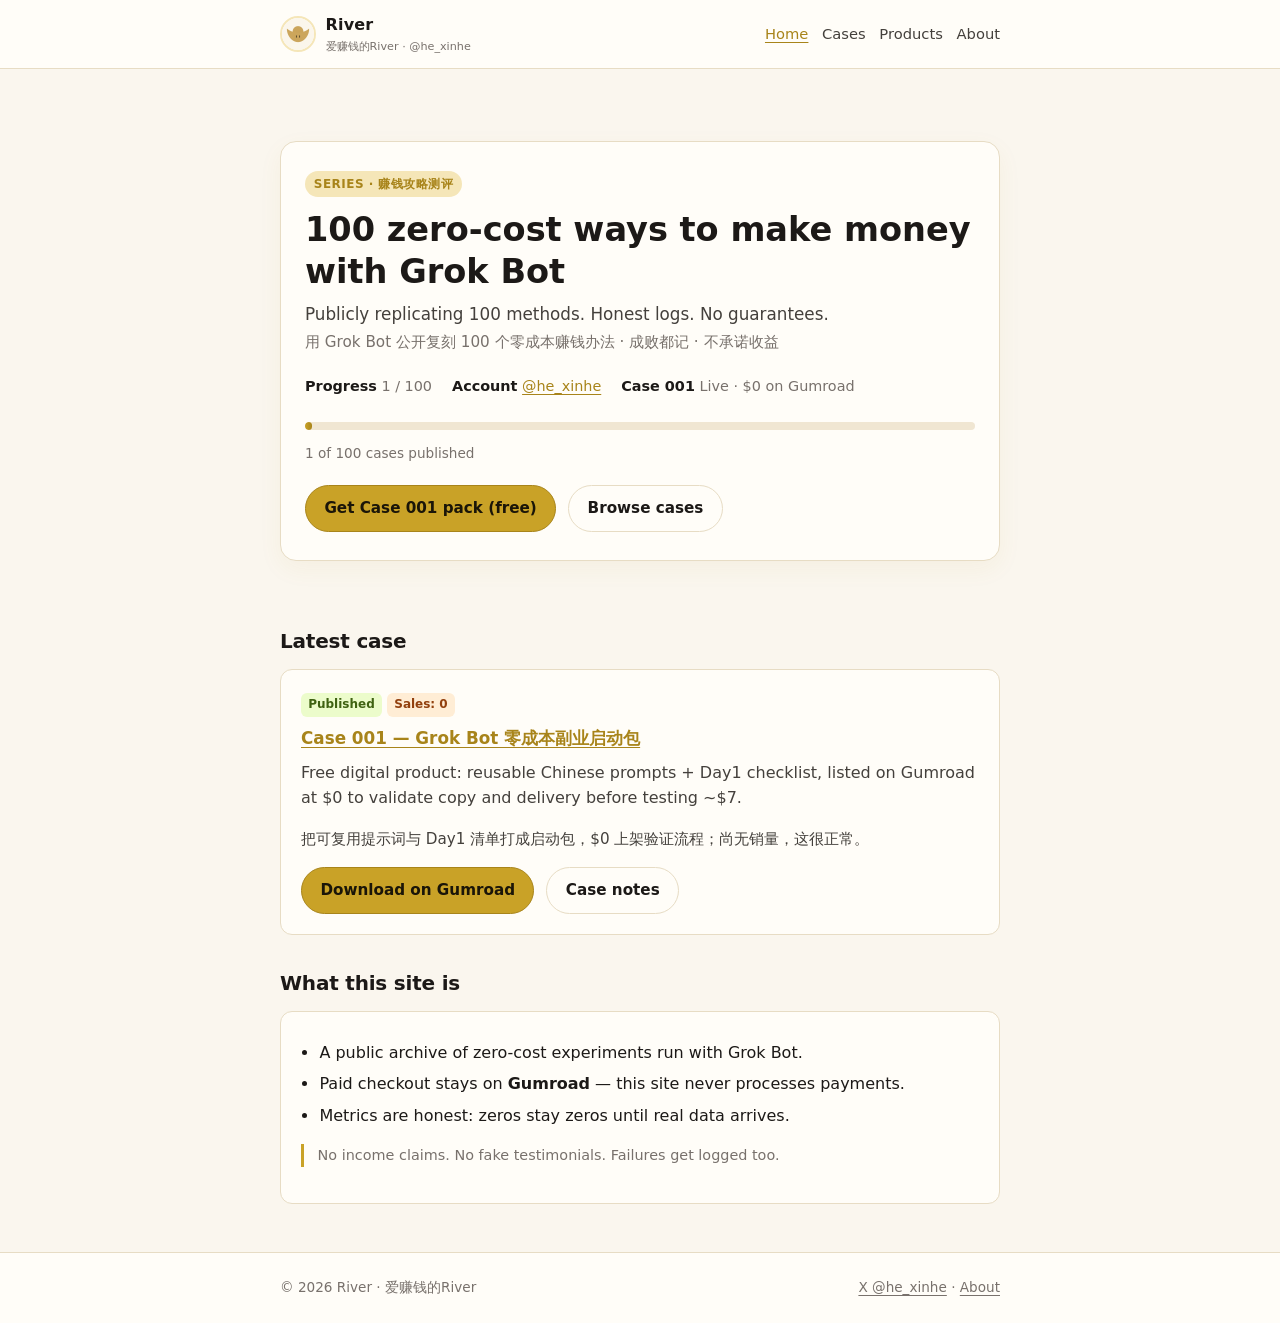
<file: index.html>
<!DOCTYPE html>
<html lang="en">
<head>
  <meta charset="utf-8" />
  <meta name="viewport" content="width=device-width, initial-scale=1" />
  <title>River · 100 Zero-Cost Methods with Grok Bot</title>
  <meta name="description" content="How to make money with Grok Bot — publicly replicating 100 zero-cost methods. Honest logs. No guarantees. By 爱赚钱的River (@he_xinhe)." />
  <link rel="icon" href="assets/yuanbao.jpg" type="image/jpeg" />
  <link rel="stylesheet" href="css/style.css" />
</head>
<body>
  <header class="site-header">
    <div class="inner">
      <a class="brand" href="index.html">
        <img src="assets/yuanbao.jpg" width="36" height="36" alt="" />
        <span>River<span class="sub">爱赚钱的River · @he_xinhe</span></span>
      </a>
      <nav>
        <a href="index.html" aria-current="page">Home</a>
        <a href="cases/index.html">Cases</a>
        <a href="products.html">Products</a>
        <a href="about.html">About</a>
      </nav>
    </div>
  </header>

  <main>
    <div class="wrap">
      <section class="hero">
        <div class="hero-card">
          <span class="badge">Series · 赚钱攻略测评</span>
          <h1>100 zero-cost ways to make money with Grok Bot</h1>
          <p class="tagline">
            Publicly replicating 100 methods. Honest logs. No guarantees.<br />
            <span style="font-size:0.95rem;color:var(--muted)">用 Grok Bot 公开复刻 100 个零成本赚钱办法 · 成败都记 · 不承诺收益</span>
          </p>
          <div class="meta">
            <span><strong>Progress</strong> 1 / 100</span>
            <span><strong>Account</strong> <a href="https://x.com/he_xinhe" rel="noopener">@he_xinhe</a></span>
            <span><strong>Case 001</strong> Live · $0 on Gumroad</span>
          </div>
          <div class="progress-bar" aria-hidden="true"><span style="width:1%"></span></div>
          <p class="progress-label">1 of 100 cases published</p>
          <div class="cta-row" style="margin-top:1.25rem">
            <a class="btn btn-primary" href="https://inhermind.gumroad.com/l/vnkedg" rel="noopener">Get Case 001 pack (free)</a>
            <a class="btn btn-ghost" href="cases/index.html">Browse cases</a>
          </div>
        </div>
      </section>

      <section>
        <h2>Latest case</h2>
        <article class="card">
          <p style="margin:0 0 0.35rem"><span class="status status-live">Published</span> <span class="status status-zero">Sales: 0</span></p>
          <h3 style="margin-top:0.5rem"><a href="cases/001.html">Case 001 — Grok Bot 零成本副业启动包</a></h3>
          <p class="lead" style="margin-bottom:0.75rem">
            Free digital product: reusable Chinese prompts + Day1 checklist, listed on Gumroad at $0 to validate copy and delivery before testing ~$7.
          </p>
          <p class="bilingual">
            <span class="zh">把可复用提示词与 Day1 清单打成启动包，$0 上架验证流程；尚无销量，这很正常。</span>
          </p>
          <div class="cta-row" style="margin-top:1rem">
            <a class="btn btn-primary" href="https://inhermind.gumroad.com/l/vnkedg" rel="noopener">Download on Gumroad</a>
            <a class="btn btn-ghost" href="cases/001.html">Case notes</a>
          </div>
        </article>
      </section>

      <section>
        <h2>What this site is</h2>
        <div class="card">
          <ul class="clean">
            <li>A public archive of zero-cost experiments run with Grok Bot.</li>
            <li>Paid checkout stays on <strong>Gumroad</strong> — this site never processes payments.</li>
            <li>Metrics are honest: zeros stay zeros until real data arrives.</li>
          </ul>
          <p class="note">No income claims. No fake testimonials. Failures get logged too.</p>
        </div>
      </section>
    </div>
  </main>

  <footer class="site-footer">
    <div class="inner">
      <span>© 2026 River · 爱赚钱的River</span>
      <span>
        <a href="https://x.com/he_xinhe" rel="noopener">X @he_xinhe</a>
        ·
        <a href="about.html">About</a>
      </span>
    </div>
  </footer>
</body>
</html>
</file>
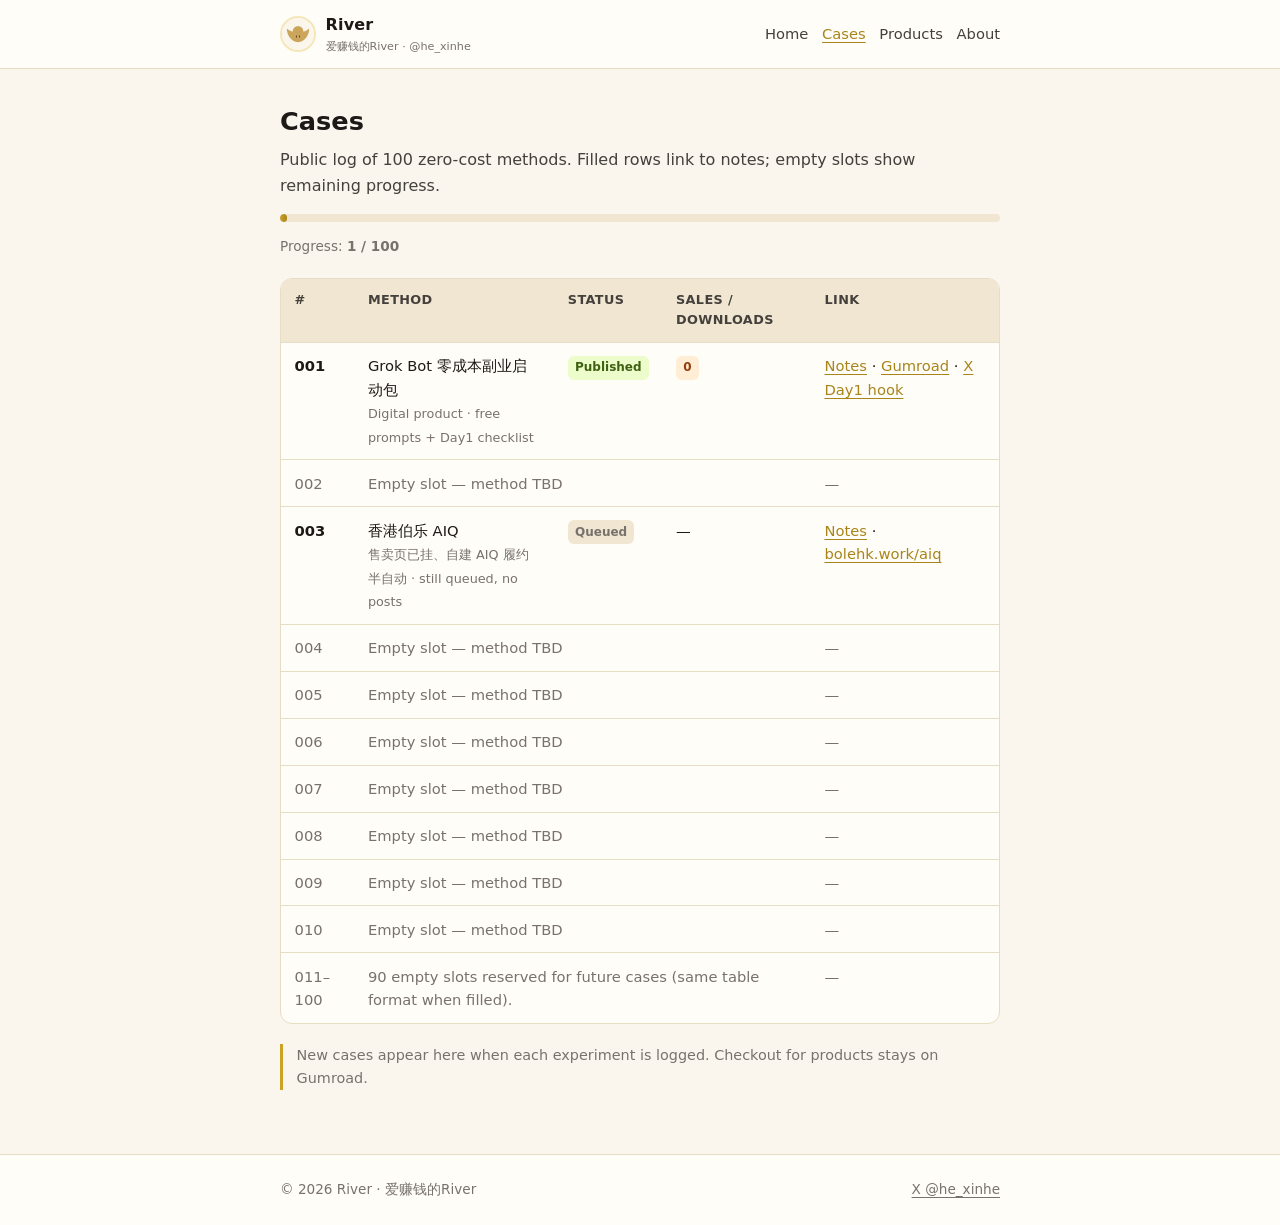
<file: cases/index.html>
<!DOCTYPE html>
<html lang="en">
<head>
  <meta charset="utf-8" />
  <meta name="viewport" content="width=device-width, initial-scale=1" />
  <title>Cases · River 100 Zero-Cost Archive</title>
  <meta name="description" content="Case list for River’s 100 zero-cost Grok Bot methods. Progress 1/100." />
  <link rel="icon" href="../assets/yuanbao.jpg" type="image/jpeg" />
  <link rel="stylesheet" href="../css/style.css" />
</head>
<body>
  <header class="site-header">
    <div class="inner">
      <a class="brand" href="../index.html">
        <img src="../assets/yuanbao.jpg" width="36" height="36" alt="" />
        <span>River<span class="sub">爱赚钱的River · @he_xinhe</span></span>
      </a>
      <nav>
        <a href="../index.html">Home</a>
        <a href="index.html" aria-current="page">Cases</a>
        <a href="../products.html">Products</a>
        <a href="../about.html">About</a>
      </nav>
    </div>
  </header>

  <main>
    <div class="wrap" style="padding-top:2rem">
      <h1 style="margin:0 0 0.35rem;font-size:1.6rem">Cases</h1>
      <p class="lead">Public log of 100 zero-cost methods. Filled rows link to notes; empty slots show remaining progress.</p>
      <div class="progress-bar" aria-hidden="true"><span style="width:1%"></span></div>
      <p class="progress-label" style="margin-bottom:1.25rem">Progress: <strong>1 / 100</strong></p>

      <div class="table-wrap">
        <table>
          <thead>
            <tr>
              <th>#</th>
              <th>Method</th>
              <th>Status</th>
              <th>Sales / downloads</th>
              <th>Link</th>
            </tr>
          </thead>
          <tbody>
            <tr>
              <td><strong>001</strong></td>
              <td>
                Grok Bot 零成本副业启动包<br />
                <span style="font-size:0.8rem;color:var(--muted)">Digital product · free prompts + Day1 checklist</span>
              </td>
              <td><span class="status status-live">Published</span></td>
              <td><span class="status status-zero">0</span></td>
              <td><a href="001.html">Notes</a> · <a href="https://inhermind.gumroad.com/l/vnkedg" rel="noopener">Gumroad</a> · <a href="https://x.com/he_xinhe/status/2117881745593024805" rel="noopener">X Day1 hook</a></td>
            </tr>
            <!-- 002 stays empty; 003 is queued; 004–010 placeholders -->
            <tr class="placeholder"><td>002</td><td colspan="3">Empty slot — method TBD</td><td>—</td></tr>
            <tr>
              <td><strong>003</strong></td>
              <td>
                香港伯乐 AIQ<br />
                <span style="font-size:0.8rem;color:var(--muted)">售卖页已挂、自建 AIQ 履约半自动 · still queued, no posts</span>
              </td>
              <td><span class="status status-soon">Queued</span></td>
              <td>—</td>
              <td><a href="003.html">Notes</a> · <a href="https://bolehk.work/aiq" rel="noopener">bolehk.work/aiq</a></td>
            </tr>
            <tr class="placeholder"><td>004</td><td colspan="3">Empty slot — method TBD</td><td>—</td></tr>
            <tr class="placeholder"><td>005</td><td colspan="3">Empty slot — method TBD</td><td>—</td></tr>
            <tr class="placeholder"><td>006</td><td colspan="3">Empty slot — method TBD</td><td>—</td></tr>
            <tr class="placeholder"><td>007</td><td colspan="3">Empty slot — method TBD</td><td>—</td></tr>
            <tr class="placeholder"><td>008</td><td colspan="3">Empty slot — method TBD</td><td>—</td></tr>
            <tr class="placeholder"><td>009</td><td colspan="3">Empty slot — method TBD</td><td>—</td></tr>
            <tr class="placeholder"><td>010</td><td colspan="3">Empty slot — method TBD</td><td>—</td></tr>
            <tr class="placeholder">
              <td>011–100</td>
              <td colspan="3">90 empty slots reserved for future cases (same table format when filled).</td>
              <td>—</td>
            </tr>
          </tbody>
        </table>
      </div>

      <p class="note" style="margin-top:1.25rem">
        New cases appear here when each experiment is logged. Checkout for products stays on Gumroad.
      </p>
    </div>
  </main>

  <footer class="site-footer">
    <div class="inner">
      <span>© 2026 River · 爱赚钱的River</span>
      <span><a href="https://x.com/he_xinhe" rel="noopener">X @he_xinhe</a></span>
    </div>
  </footer>
</body>
</html>
</file>
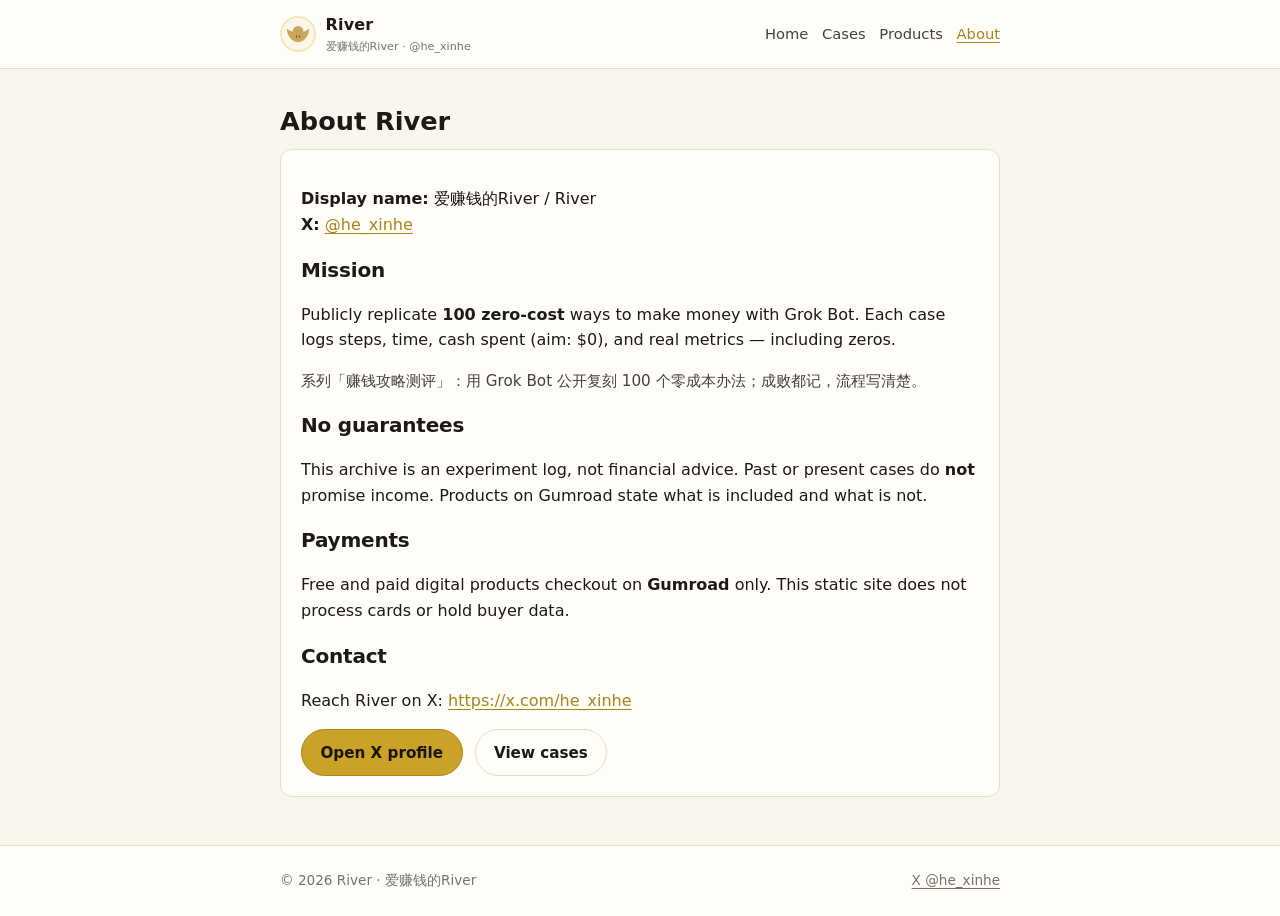
<file: about.html>
<!DOCTYPE html>
<html lang="en">
<head>
  <meta charset="utf-8" />
  <meta name="viewport" content="width=device-width, initial-scale=1" />
  <title>About · River</title>
  <meta name="description" content="About River (爱赚钱的River / @he_xinhe): public zero-cost Grok Bot experiments. No guarantees." />
  <link rel="icon" href="assets/yuanbao.jpg" type="image/jpeg" />
  <link rel="stylesheet" href="css/style.css" />
</head>
<body>
  <header class="site-header">
    <div class="inner">
      <a class="brand" href="index.html">
        <img src="assets/yuanbao.jpg" width="36" height="36" alt="" />
        <span>River<span class="sub">爱赚钱的River · @he_xinhe</span></span>
      </a>
      <nav>
        <a href="index.html">Home</a>
        <a href="cases/index.html">Cases</a>
        <a href="products.html">Products</a>
        <a href="about.html" aria-current="page">About</a>
      </nav>
    </div>
  </header>

  <main>
    <div class="wrap" style="padding-top:2rem">
      <h1 style="margin:0 0 0.5rem;font-size:1.6rem">About River</h1>
      <div class="card">
        <p>
          <strong>Display name:</strong> 爱赚钱的River / River<br />
          <strong>X:</strong> <a href="https://x.com/he_xinhe" rel="noopener">@he_xinhe</a>
        </p>
        <h2>Mission</h2>
        <p>
          Publicly replicate <strong>100 zero-cost</strong> ways to make money with Grok Bot.
          Each case logs steps, time, cash spent (aim: $0), and real metrics — including zeros.
        </p>
        <p class="bilingual">
          <span class="zh">系列「赚钱攻略测评」：用 Grok Bot 公开复刻 100 个零成本办法；成败都记，流程写清楚。</span>
        </p>
        <h2>No guarantees</h2>
        <p>
          This archive is an experiment log, not financial advice. Past or present cases do <strong>not</strong> promise income.
          Products on Gumroad state what is included and what is not.
        </p>
        <h2>Payments</h2>
        <p>
          Free and paid digital products checkout on <strong>Gumroad</strong> only.
          This static site does not process cards or hold buyer data.
        </p>
        <h2>Contact</h2>
        <p>
          Reach River on X: <a href="https://x.com/he_xinhe" rel="noopener">https://x.com/he_xinhe</a>
        </p>
        <div class="cta-row" style="margin-top:1rem">
          <a class="btn btn-primary" href="https://x.com/he_xinhe" rel="noopener">Open X profile</a>
          <a class="btn btn-ghost" href="cases/index.html">View cases</a>
        </div>
      </div>
    </div>
  </main>

  <footer class="site-footer">
    <div class="inner">
      <span>© 2026 River · 爱赚钱的River</span>
      <span><a href="https://x.com/he_xinhe" rel="noopener">X @he_xinhe</a></span>
    </div>
  </footer>
</body>
</html>
</file>
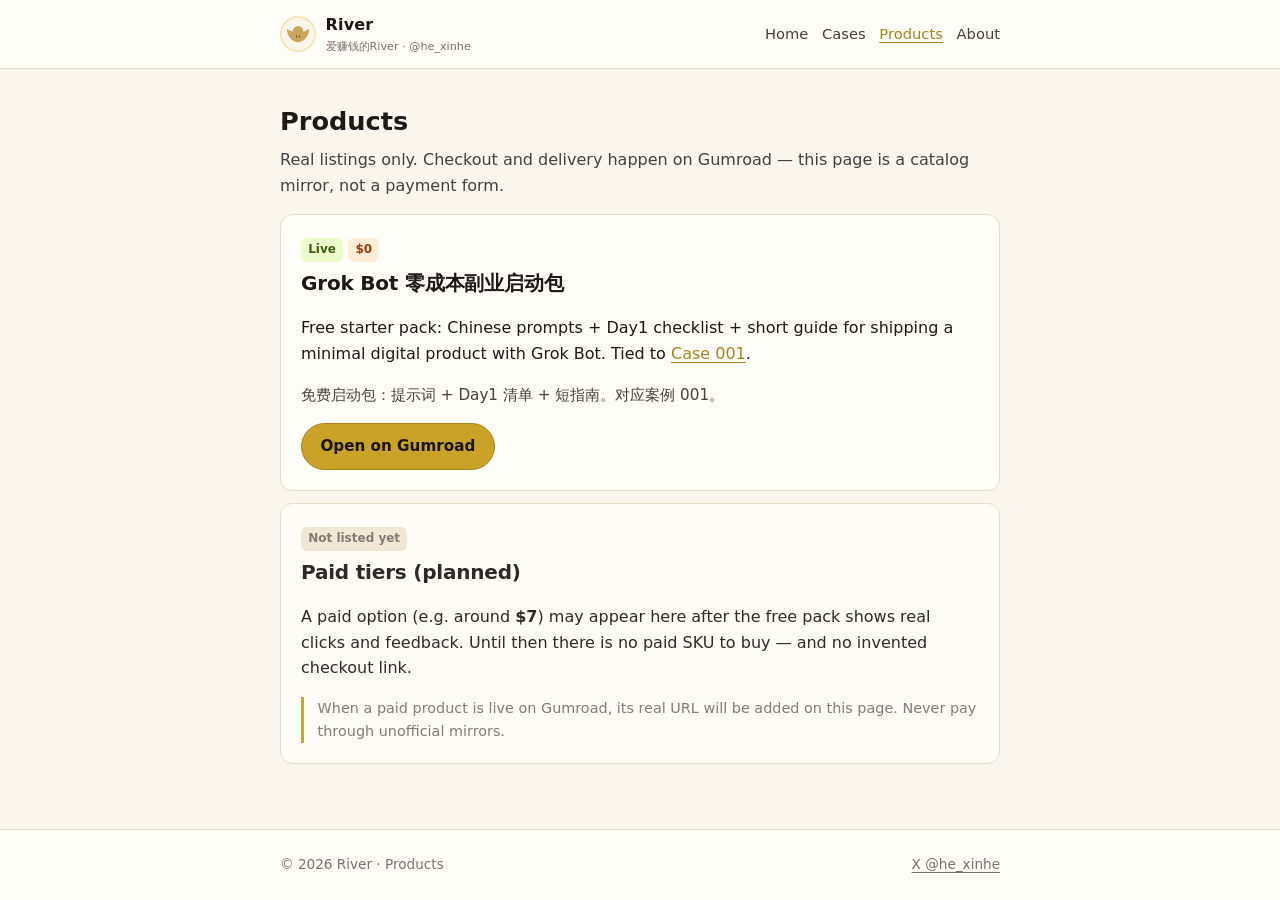
<file: products.html>
<!DOCTYPE html>
<html lang="en">
<head>
  <meta charset="utf-8" />
  <meta name="viewport" content="width=device-width, initial-scale=1" />
  <title>Products · River</title>
  <meta name="description" content="Free and future paid packs for River’s Grok Bot experiments. Checkout on Gumroad only." />
  <link rel="icon" href="assets/yuanbao.jpg" type="image/jpeg" />
  <link rel="stylesheet" href="css/style.css" />
</head>
<body>
  <header class="site-header">
    <div class="inner">
      <a class="brand" href="index.html">
        <img src="assets/yuanbao.jpg" width="36" height="36" alt="" />
        <span>River<span class="sub">爱赚钱的River · @he_xinhe</span></span>
      </a>
      <nav>
        <a href="index.html">Home</a>
        <a href="cases/index.html">Cases</a>
        <a href="products.html" aria-current="page">Products</a>
        <a href="about.html">About</a>
      </nav>
    </div>
  </header>

  <main>
    <div class="wrap" style="padding-top:2rem">
      <h1 style="margin:0 0 0.35rem;font-size:1.6rem">Products</h1>
      <p class="lead">
        Real listings only. Checkout and delivery happen on Gumroad — this page is a catalog mirror, not a payment form.
      </p>

      <article class="card">
        <p style="margin:0 0 0.35rem">
          <span class="status status-live">Live</span>
          <span class="status status-zero">$0</span>
        </p>
        <h2 style="margin-top:0.35rem">Grok Bot 零成本副业启动包</h2>
        <p>
          Free starter pack: Chinese prompts + Day1 checklist + short guide for shipping a minimal digital product with Grok Bot.
          Tied to <a href="cases/001.html">Case 001</a>.
        </p>
        <p class="bilingual">
          <span class="zh">免费启动包：提示词 + Day1 清单 + 短指南。对应案例 001。</span>
        </p>
        <div class="cta-row" style="margin-top:1rem">
          <a class="btn btn-primary" href="https://inhermind.gumroad.com/l/vnkedg" rel="noopener">Open on Gumroad</a>
        </div>
      </article>

      <article class="card" style="margin-top:0.75rem;opacity:0.92">
        <p style="margin:0 0 0.35rem"><span class="status status-soon">Not listed yet</span></p>
        <h2 style="margin-top:0.35rem">Paid tiers (planned)</h2>
        <p>
          A paid option (e.g. around <strong>$7</strong>) may appear here after the free pack shows real clicks and feedback.
          Until then there is no paid SKU to buy — and no invented checkout link.
        </p>
        <p class="note" style="margin-bottom:0">
          When a paid product is live on Gumroad, its real URL will be added on this page. Never pay through unofficial mirrors.
        </p>
      </article>
    </div>
  </main>

  <footer class="site-footer">
    <div class="inner">
      <span>© 2026 River · Products</span>
      <span><a href="https://x.com/he_xinhe" rel="noopener">X @he_xinhe</a></span>
    </div>
  </footer>
</body>
</html>
</file>
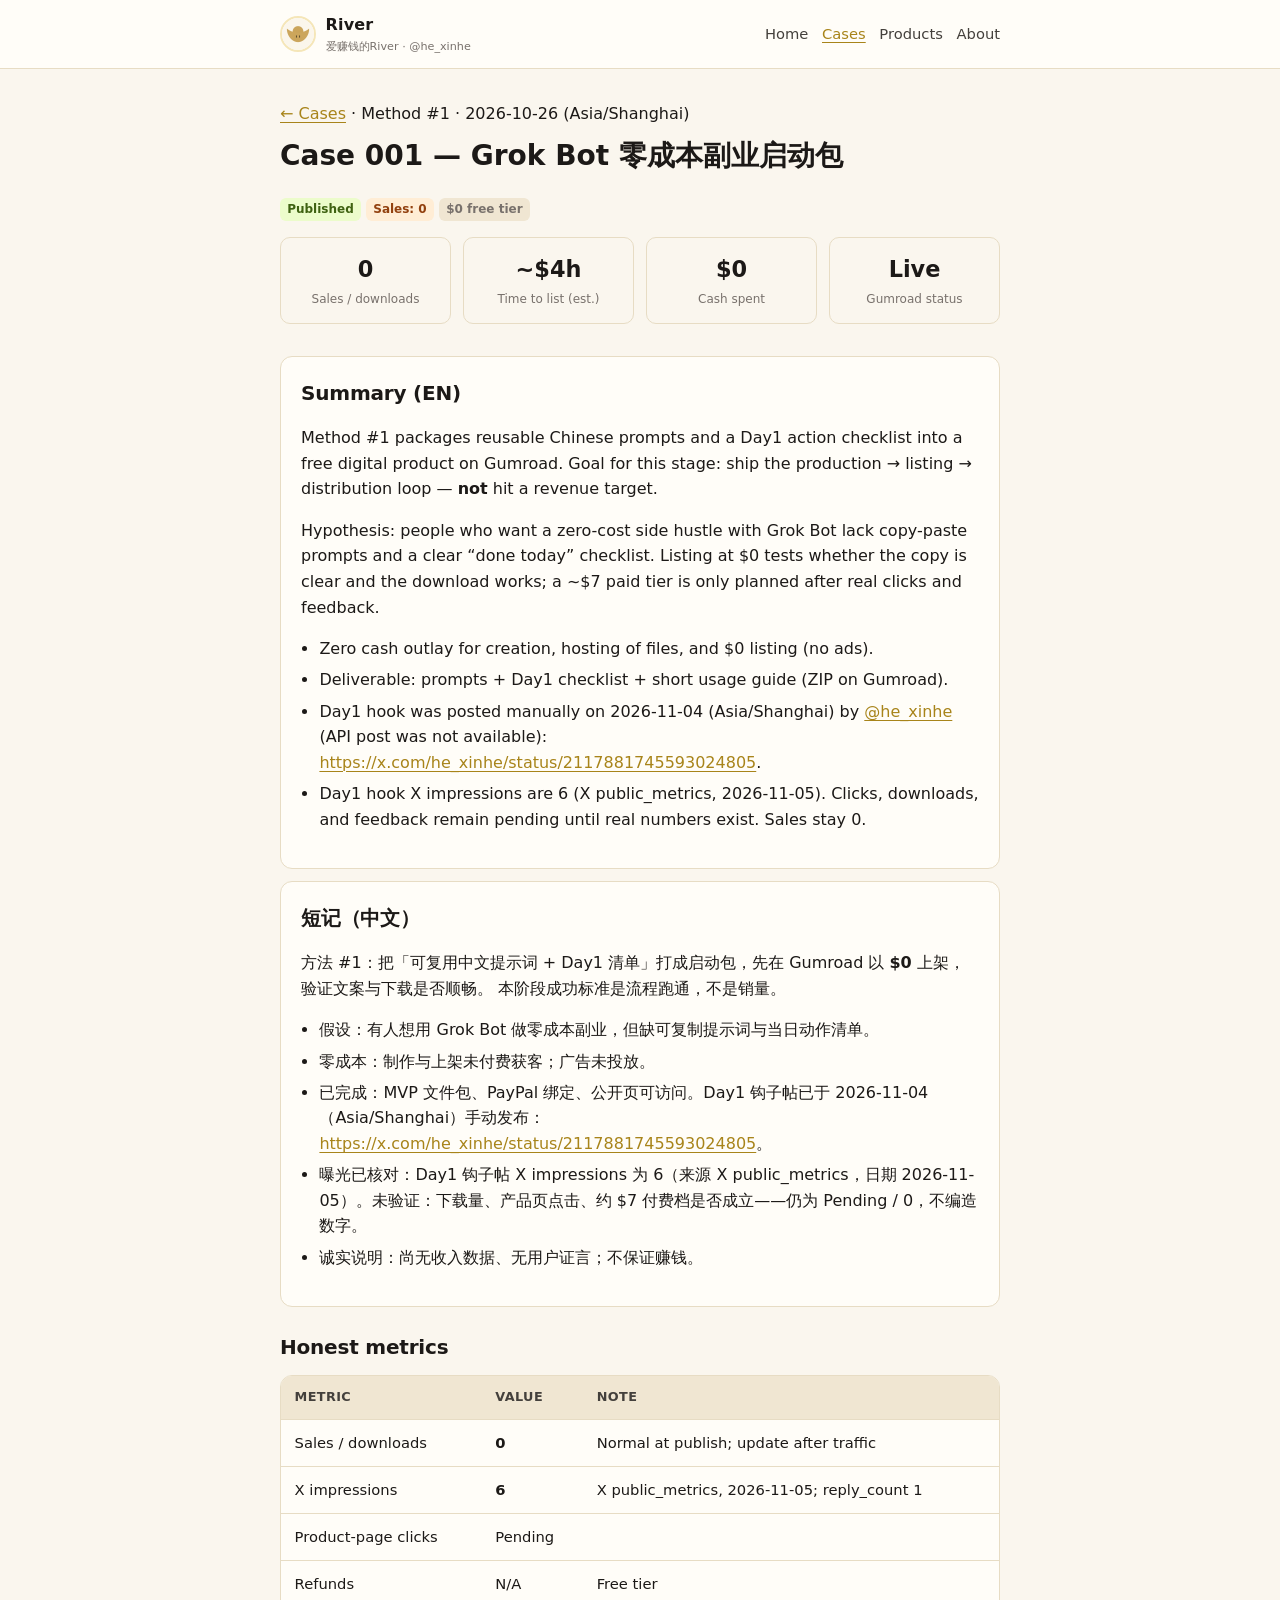
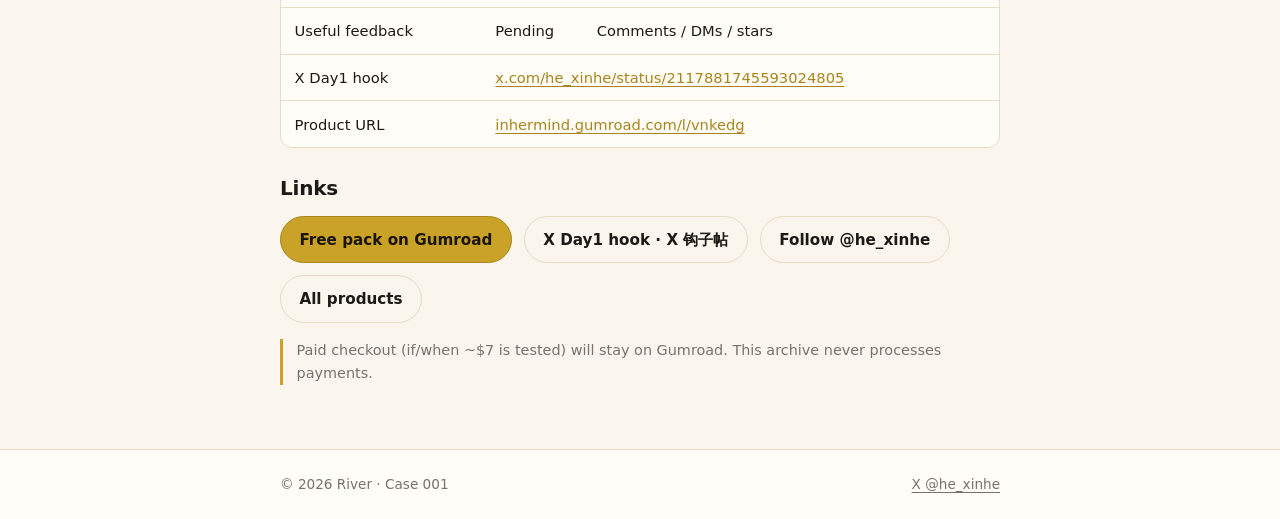
<file: cases/001.html>
<!DOCTYPE html>
<html lang="en">
<head>
  <meta charset="utf-8" />
  <meta name="viewport" content="width=device-width, initial-scale=1" />
  <title>Case 001 · Grok Bot 零成本副业启动包 · River</title>
  <meta name="description" content="Case 001: free Grok Bot side-hustle starter pack on Gumroad. Sales 0. Honest log by @he_xinhe." />
  <link rel="icon" href="../assets/yuanbao.jpg" type="image/jpeg" />
  <link rel="stylesheet" href="../css/style.css" />
</head>
<body>
  <header class="site-header">
    <div class="inner">
      <a class="brand" href="../index.html">
        <img src="../assets/yuanbao.jpg" width="36" height="36" alt="" />
        <span>River<span class="sub">爱赚钱的River · @he_xinhe</span></span>
      </a>
      <nav>
        <a href="../index.html">Home</a>
        <a href="index.html" aria-current="page">Cases</a>
        <a href="../products.html">Products</a>
        <a href="../about.html">About</a>
      </nav>
    </div>
  </header>

  <main>
    <div class="wrap" style="padding-top:2rem">
      <p style="margin:0 0 0.5rem">
        <a href="index.html">← Cases</a>
        · Method #1 · 2026-10-26 (Asia/Shanghai)
      </p>
      <h1 style="margin:0 0 0.5rem;font-size:clamp(1.35rem,4vw,1.75rem)">
        Case 001 — Grok Bot 零成本副业启动包
      </h1>
      <p>
        <span class="status status-live">Published</span>
        <span class="status status-zero">Sales: 0</span>
        <span class="status status-soon">$0 free tier</span>
      </p>

      <div class="metrics">
        <div class="metric"><div class="val">0</div><div class="lbl">Sales / downloads</div></div>
        <div class="metric"><div class="val">~$4h</div><div class="lbl">Time to list (est.)</div></div>
        <div class="metric"><div class="val">$0</div><div class="lbl">Cash spent</div></div>
        <div class="metric"><div class="val">Live</div><div class="lbl">Gumroad status</div></div>
      </div>

      <section class="card">
        <h2>Summary (EN)</h2>
        <p>
          Method #1 packages reusable Chinese prompts and a Day1 action checklist into a free digital product on Gumroad.
          Goal for this stage: ship the production → listing → distribution loop — <strong>not</strong> hit a revenue target.
        </p>
        <p>
          Hypothesis: people who want a zero-cost side hustle with Grok Bot lack copy-paste prompts and a clear “done today” checklist.
          Listing at $0 tests whether the copy is clear and the download works; a ~$7 paid tier is only planned after real clicks and feedback.
        </p>
        <ul class="clean">
          <li>Zero cash outlay for creation, hosting of files, and $0 listing (no ads).</li>
          <li>Deliverable: prompts + Day1 checklist + short usage guide (ZIP on Gumroad).</li>
          <li>Day1 hook was posted manually on 2026-11-04 (Asia/Shanghai) by <a href="https://x.com/he_xinhe" rel="noopener">@he_xinhe</a> (API post was not available): <a href="https://x.com/he_xinhe/status/2117881745593024805" rel="noopener">https://x.com/he_xinhe/status/2117881745593024805</a>.</li>
          <li>Day1 hook X impressions are 6 (X public_metrics, 2026-11-05). Clicks, downloads, and feedback remain pending until real numbers exist. Sales stay 0.</li>
        </ul>
      </section>

      <section class="card" style="margin-top:0.75rem">
        <h2>短记（中文）</h2>
        <p class="zh">
          方法 #1：把「可复用中文提示词 + Day1 清单」打成启动包，先在 Gumroad 以 <strong>$0</strong> 上架，验证文案与下载是否顺畅。
          本阶段成功标准是流程跑通，不是销量。
        </p>
        <ul class="clean">
          <li>假设：有人想用 Grok Bot 做零成本副业，但缺可复制提示词与当日动作清单。</li>
          <li>零成本：制作与上架未付费获客；广告未投放。</li>
          <li>已完成：MVP 文件包、PayPal 绑定、公开页可访问。Day1 钩子帖已于 2026-11-04（Asia/Shanghai）手动发布：<a href="https://x.com/he_xinhe/status/2117881745593024805" rel="noopener">https://x.com/he_xinhe/status/2117881745593024805</a>。</li>
          <li>曝光已核对：Day1 钩子帖 X impressions 为 6（来源 X public_metrics，日期 2026-11-05）。未验证：下载量、产品页点击、约 $7 付费档是否成立——仍为 Pending / 0，不编造数字。</li>
          <li>诚实说明：尚无收入数据、无用户证言；不保证赚钱。</li>
        </ul>
      </section>

      <section style="margin-top:1.5rem">
        <h2>Honest metrics</h2>
        <div class="table-wrap">
          <table>
            <thead>
              <tr><th>Metric</th><th>Value</th><th>Note</th></tr>
            </thead>
            <tbody>
              <tr><td>Sales / downloads</td><td><strong>0</strong></td><td>Normal at publish; update after traffic</td></tr>
              <tr><td>X impressions</td><td><strong>6</strong></td><td>X public_metrics, 2026-11-05; reply_count 1</td></tr>
              <tr><td>Product-page clicks</td><td>Pending</td><td></td></tr>
              <tr><td>Refunds</td><td>N/A</td><td>Free tier</td></tr>
              <tr><td>Useful feedback</td><td>Pending</td><td>Comments / DMs / stars</td></tr>
              <tr><td>X Day1 hook</td><td colspan="2"><a href="https://x.com/he_xinhe/status/2117881745593024805" rel="noopener">x.com/he_xinhe/status/2117881745593024805</a></td></tr>
              <tr><td>Product URL</td><td colspan="2"><a href="https://inhermind.gumroad.com/l/vnkedg" rel="noopener">inhermind.gumroad.com/l/vnkedg</a></td></tr>
            </tbody>
          </table>
        </div>
      </section>

      <section style="margin-top:1.5rem">
        <h2>Links</h2>
        <div class="cta-row">
          <a class="btn btn-primary" href="https://inhermind.gumroad.com/l/vnkedg" rel="noopener">Free pack on Gumroad</a>
          <a class="btn btn-ghost" href="https://x.com/he_xinhe/status/2117881745593024805" rel="noopener">X Day1 hook · X 钩子帖</a>
          <a class="btn btn-ghost" href="https://x.com/he_xinhe" rel="noopener">Follow @he_xinhe</a>
          <a class="btn btn-ghost" href="../products.html">All products</a>
        </div>
        <p class="note">Paid checkout (if/when ~$7 is tested) will stay on Gumroad. This archive never processes payments.</p>
      </section>
    </div>
  </main>

  <footer class="site-footer">
    <div class="inner">
      <span>© 2026 River · Case 001</span>
      <span><a href="https://x.com/he_xinhe" rel="noopener">X @he_xinhe</a></span>
    </div>
  </footer>
</body>
</html>
</file>
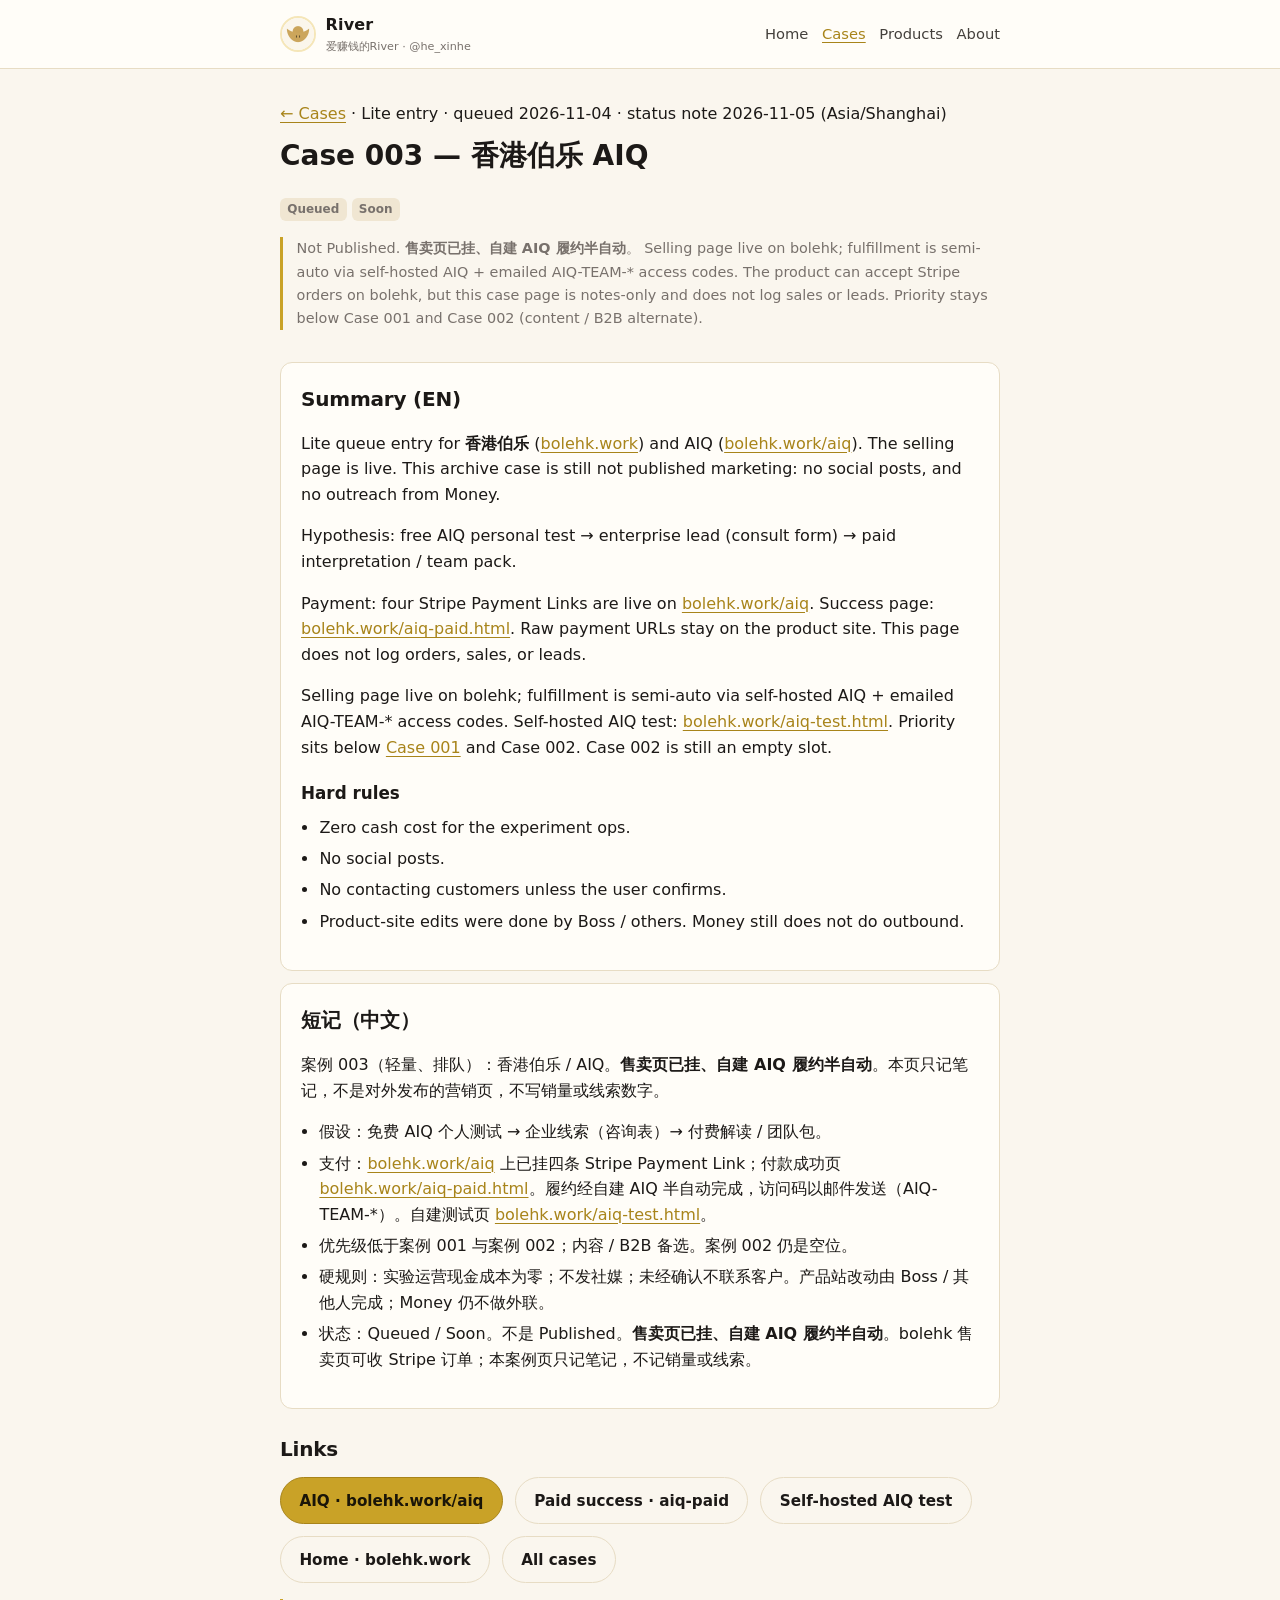
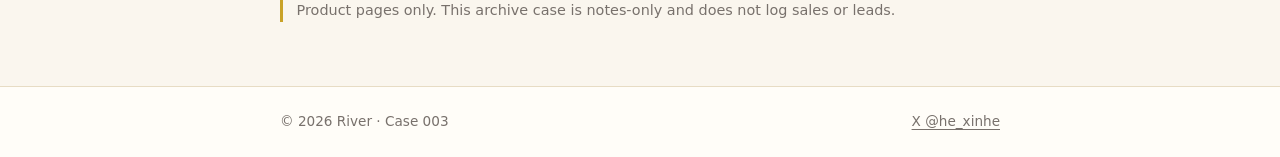
<file: cases/003.html>
<!DOCTYPE html>
<html lang="en">
<head>
  <meta charset="utf-8" />
  <meta name="viewport" content="width=device-width, initial-scale=1" />
  <title>Case 003 · 香港伯乐 AIQ · River</title>
  <meta name="description" content="Case 003 (queued): 售卖页已挂、自建 AIQ 履约半自动. Selling page live on bolehk; fulfillment is semi-auto via self-hosted AIQ. Not published. No sales or lead numbers." />
  <link rel="icon" href="../assets/yuanbao.jpg" type="image/jpeg" />
  <link rel="stylesheet" href="../css/style.css" />
</head>
<body>
  <header class="site-header">
    <div class="inner">
      <a class="brand" href="../index.html">
        <img src="../assets/yuanbao.jpg" width="36" height="36" alt="" />
        <span>River<span class="sub">爱赚钱的River · @he_xinhe</span></span>
      </a>
      <nav>
        <a href="../index.html">Home</a>
        <a href="index.html" aria-current="page">Cases</a>
        <a href="../products.html">Products</a>
        <a href="../about.html">About</a>
      </nav>
    </div>
  </header>

  <main>
    <div class="wrap" style="padding-top:2rem">
      <p style="margin:0 0 0.5rem">
        <a href="index.html">← Cases</a>
        · Lite entry · queued 2026-11-04 · status note 2026-11-05 (Asia/Shanghai)
      </p>
      <h1 style="margin:0 0 0.5rem;font-size:clamp(1.35rem,4vw,1.75rem)">
        Case 003 — 香港伯乐 AIQ
      </h1>
      <p>
        <span class="status status-soon">Queued</span>
        <span class="status status-soon">Soon</span>
      </p>
      <p class="note">
        Not Published.
        <strong>售卖页已挂、自建 AIQ 履约半自动</strong>。
        Selling page live on bolehk; fulfillment is semi-auto via self-hosted AIQ + emailed AIQ-TEAM-* access codes.
        The product can accept Stripe orders on bolehk, but this case page is notes-only and does not log sales or leads.
        Priority stays below Case 001 and Case 002 (content / B2B alternate).
      </p>

      <section class="card">
        <h2>Summary (EN)</h2>
        <p>
          Lite queue entry for <strong>香港伯乐</strong> (<a href="https://bolehk.work" rel="noopener">bolehk.work</a>) and AIQ
          (<a href="https://bolehk.work/aiq" rel="noopener">bolehk.work/aiq</a>).
          The selling page is live. This archive case is still not published marketing: no social posts, and no outreach from Money.
        </p>
        <p>
          Hypothesis: free AIQ personal test → enterprise lead (consult form) → paid interpretation / team pack.
        </p>
        <p>
          Payment: four Stripe Payment Links are live on
          <a href="https://bolehk.work/aiq" rel="noopener">bolehk.work/aiq</a>.
          Success page:
          <a href="https://bolehk.work/aiq-paid.html" rel="noopener">bolehk.work/aiq-paid.html</a>.
          Raw payment URLs stay on the product site. This page does not log orders, sales, or leads.
        </p>
        <p>
          Selling page live on bolehk; fulfillment is semi-auto via self-hosted AIQ + emailed AIQ-TEAM-* access codes.
          Self-hosted AIQ test:
          <a href="https://bolehk.work/aiq-test.html" rel="noopener">bolehk.work/aiq-test.html</a>.
          Priority sits below <a href="001.html">Case 001</a> and Case 002. Case 002 is still an empty slot.
        </p>
        <h3>Hard rules</h3>
        <ul class="clean">
          <li>Zero cash cost for the experiment ops.</li>
          <li>No social posts.</li>
          <li>No contacting customers unless the user confirms.</li>
          <li>Product-site edits were done by Boss / others. Money still does not do outbound.</li>
        </ul>
      </section>

      <section class="card" style="margin-top:0.75rem">
        <h2>短记（中文）</h2>
        <p class="zh">
          案例 003（轻量、排队）：香港伯乐 / AIQ。<strong>售卖页已挂、自建 AIQ 履约半自动</strong>。本页只记笔记，不是对外发布的营销页，不写销量或线索数字。
        </p>
        <ul class="clean">
          <li>假设：免费 AIQ 个人测试 → 企业线索（咨询表）→ 付费解读 / 团队包。</li>
          <li>支付：<a href="https://bolehk.work/aiq" rel="noopener">bolehk.work/aiq</a> 上已挂四条 Stripe Payment Link；付款成功页 <a href="https://bolehk.work/aiq-paid.html" rel="noopener">bolehk.work/aiq-paid.html</a>。履约经自建 AIQ 半自动完成，访问码以邮件发送（AIQ-TEAM-*）。自建测试页 <a href="https://bolehk.work/aiq-test.html" rel="noopener">bolehk.work/aiq-test.html</a>。</li>
          <li>优先级低于案例 001 与案例 002；内容 / B2B 备选。案例 002 仍是空位。</li>
          <li>硬规则：实验运营现金成本为零；不发社媒；未经确认不联系客户。产品站改动由 Boss / 其他人完成；Money 仍不做外联。</li>
          <li>状态：Queued / Soon。不是 Published。<strong>售卖页已挂、自建 AIQ 履约半自动</strong>。bolehk 售卖页可收 Stripe 订单；本案例页只记笔记，不记销量或线索。</li>
        </ul>
      </section>

      <section style="margin-top:1.5rem">
        <h2>Links</h2>
        <div class="cta-row">
          <a class="btn btn-primary" href="https://bolehk.work/aiq" rel="noopener">AIQ · bolehk.work/aiq</a>
          <a class="btn btn-ghost" href="https://bolehk.work/aiq-paid.html" rel="noopener">Paid success · aiq-paid</a>
          <a class="btn btn-ghost" href="https://bolehk.work/aiq-test.html" rel="noopener">Self-hosted AIQ test</a>
          <a class="btn btn-ghost" href="https://bolehk.work" rel="noopener">Home · bolehk.work</a>
          <a class="btn btn-ghost" href="index.html">All cases</a>
        </div>
        <p class="note">Product pages only. This archive case is notes-only and does not log sales or leads.</p>
      </section>
    </div>
  </main>

  <footer class="site-footer">
    <div class="inner">
      <span>© 2026 River · Case 003</span>
      <span><a href="https://x.com/he_xinhe" rel="noopener">X @he_xinhe</a></span>
    </div>
  </footer>
</body>
</html>
</file>
<file: css/style.css>
/* River Cases — cream / gold, zero-cost static */
:root {
  --cream: #faf6ee;
  --cream-dark: #f0e6d2;
  --ink: #1c1917;
  --ink-soft: #44403c;
  --muted: #78716c;
  --gold: #c9a227;
  --gold-deep: #a8841a;
  --gold-soft: #f5e6b8;
  --border: #e7dcc4;
  --white: #fffdf8;
  --ok: #3f6212;
  --warn: #92400e;
  --radius: 12px;
  --max: 720px;
  --font: "Segoe UI", system-ui, -apple-system, "PingFang SC", "Noto Sans SC",
    "Helvetica Neue", sans-serif;
}

*,
*::before,
*::after {
  box-sizing: border-box;
}

html {
  scroll-behavior: smooth;
}

body {
  margin: 0;
  font-family: var(--font);
  background: var(--cream);
  color: var(--ink);
  line-height: 1.6;
  min-height: 100vh;
  display: flex;
  flex-direction: column;
}

a {
  color: var(--gold-deep);
  text-decoration-thickness: 1px;
  text-underline-offset: 3px;
}

a:hover {
  color: var(--ink);
}

img {
  max-width: 100%;
  height: auto;
}

.wrap {
  width: min(100% - 2rem, var(--max));
  margin-inline: auto;
}

/* Header */
.site-header {
  border-bottom: 1px solid var(--border);
  background: var(--white);
  position: sticky;
  top: 0;
  z-index: 10;
}

.site-header .inner {
  width: min(100% - 2rem, var(--max));
  margin-inline: auto;
  display: flex;
  align-items: center;
  justify-content: space-between;
  gap: 1rem;
  padding: 0.75rem 0;
  flex-wrap: wrap;
}

.brand {
  display: flex;
  align-items: center;
  gap: 0.6rem;
  color: var(--ink);
  text-decoration: none;
  font-weight: 700;
  letter-spacing: 0.01em;
}

.brand img {
  width: 36px;
  height: 36px;
  border-radius: 50%;
  border: 2px solid var(--gold-soft);
  object-fit: cover;
}

.brand span.sub {
  display: block;
  font-size: 0.7rem;
  font-weight: 500;
  color: var(--muted);
  letter-spacing: 0;
}

nav {
  display: flex;
  gap: 0.85rem;
  flex-wrap: wrap;
  font-size: 0.92rem;
}

nav a {
  color: var(--ink-soft);
  text-decoration: none;
  padding: 0.25rem 0;
}

nav a:hover,
nav a[aria-current="page"] {
  color: var(--gold-deep);
  text-decoration: underline;
}

/* Hero */
.hero {
  padding: 2.5rem 0 2rem;
}

.hero-card {
  background: var(--white);
  border: 1px solid var(--border);
  border-radius: calc(var(--radius) + 4px);
  padding: 1.75rem 1.5rem;
  box-shadow: 0 8px 24px rgba(168, 132, 26, 0.06);
}

.badge {
  display: inline-block;
  font-size: 0.75rem;
  font-weight: 600;
  letter-spacing: 0.04em;
  text-transform: uppercase;
  color: var(--gold-deep);
  background: var(--gold-soft);
  padding: 0.2rem 0.55rem;
  border-radius: 999px;
  margin-bottom: 0.75rem;
}

.hero h1 {
  margin: 0 0 0.5rem;
  font-size: clamp(1.6rem, 5vw, 2.1rem);
  line-height: 1.25;
}

.hero .tagline {
  color: var(--ink-soft);
  margin: 0 0 1.25rem;
  font-size: 1.05rem;
}

.hero .meta {
  display: flex;
  flex-wrap: wrap;
  gap: 0.75rem 1.25rem;
  font-size: 0.9rem;
  color: var(--muted);
  margin-bottom: 1.5rem;
}

.hero .meta strong {
  color: var(--ink);
  font-weight: 600;
}

.cta-row {
  display: flex;
  flex-wrap: wrap;
  gap: 0.75rem;
}

.btn {
  display: inline-flex;
  align-items: center;
  justify-content: center;
  gap: 0.4rem;
  padding: 0.65rem 1.15rem;
  border-radius: 999px;
  font-weight: 600;
  font-size: 0.95rem;
  text-decoration: none;
  border: 1.5px solid transparent;
  transition: background 0.15s, color 0.15s, border-color 0.15s;
}

.btn-primary {
  background: var(--gold);
  color: #1a1508;
  border-color: var(--gold-deep);
}

.btn-primary:hover {
  background: var(--gold-deep);
  color: #fff;
}

.btn-ghost {
  background: transparent;
  color: var(--ink);
  border-color: var(--border);
}

.btn-ghost:hover {
  border-color: var(--gold);
  color: var(--gold-deep);
}

/* Sections */
main {
  flex: 1;
  padding-bottom: 3rem;
}

section {
  margin-top: 2rem;
}

h2 {
  font-size: 1.25rem;
  margin: 0 0 0.75rem;
  letter-spacing: -0.01em;
}

h3 {
  font-size: 1.05rem;
  margin: 1.25rem 0 0.5rem;
}

.lead {
  color: var(--ink-soft);
  margin: 0 0 1rem;
}

.card {
  background: var(--white);
  border: 1px solid var(--border);
  border-radius: var(--radius);
  padding: 1.25rem;
}

.card + .card {
  margin-top: 0.75rem;
}

.note {
  font-size: 0.9rem;
  color: var(--muted);
  border-left: 3px solid var(--gold);
  padding-left: 0.85rem;
  margin: 1rem 0;
}

/* Tables */
.table-wrap {
  overflow-x: auto;
  border: 1px solid var(--border);
  border-radius: var(--radius);
  background: var(--white);
}

table {
  width: 100%;
  border-collapse: collapse;
  font-size: 0.92rem;
  min-width: 480px;
}

th,
td {
  padding: 0.7rem 0.85rem;
  text-align: left;
  border-bottom: 1px solid var(--border);
  vertical-align: top;
}

th {
  background: var(--cream-dark);
  font-weight: 600;
  font-size: 0.8rem;
  text-transform: uppercase;
  letter-spacing: 0.03em;
  color: var(--ink-soft);
}

tr:last-child td {
  border-bottom: none;
}

tr.placeholder td {
  color: var(--muted);
}

.status {
  display: inline-block;
  font-size: 0.75rem;
  font-weight: 600;
  padding: 0.15rem 0.45rem;
  border-radius: 6px;
}

.status-live {
  background: #ecfccb;
  color: var(--ok);
}

.status-soon {
  background: var(--cream-dark);
  color: var(--muted);
}

.status-zero {
  background: #ffedd5;
  color: var(--warn);
}

/* Progress */
.progress-bar {
  height: 8px;
  background: var(--cream-dark);
  border-radius: 999px;
  overflow: hidden;
  margin: 0.5rem 0 0.25rem;
}

.progress-bar > span {
  display: block;
  height: 100%;
  background: linear-gradient(90deg, var(--gold), var(--gold-deep));
  border-radius: 999px;
}

.progress-label {
  font-size: 0.85rem;
  color: var(--muted);
}

/* Metrics grid */
.metrics {
  display: grid;
  grid-template-columns: repeat(auto-fit, minmax(120px, 1fr));
  gap: 0.75rem;
  margin: 1rem 0;
}

.metric {
  background: var(--cream);
  border: 1px solid var(--border);
  border-radius: 10px;
  padding: 0.85rem;
  text-align: center;
}

.metric .val {
  font-size: 1.4rem;
  font-weight: 700;
  color: var(--ink);
}

.metric .lbl {
  font-size: 0.75rem;
  color: var(--muted);
  margin-top: 0.15rem;
}

/* Footer */
.site-footer {
  border-top: 1px solid var(--border);
  background: var(--white);
  padding: 1.5rem 0;
  font-size: 0.85rem;
  color: var(--muted);
}

.site-footer .inner {
  width: min(100% - 2rem, var(--max));
  margin-inline: auto;
  display: flex;
  flex-wrap: wrap;
  gap: 0.5rem 1.5rem;
  justify-content: space-between;
  align-items: center;
}

.site-footer a {
  color: var(--muted);
}

.bilingual {
  display: grid;
  gap: 0.35rem;
}

.bilingual .zh {
  color: var(--ink-soft);
  font-size: 0.95rem;
}

.bilingual .en {
  color: var(--muted);
  font-size: 0.85rem;
}

ul.clean {
  padding-left: 1.15rem;
  margin: 0.5rem 0 1rem;
}

ul.clean li {
  margin-bottom: 0.35rem;
}

@media (max-width: 520px) {
  .hero-card {
    padding: 1.35rem 1.1rem;
  }
  nav {
    width: 100%;
    justify-content: flex-start;
  }
}
</file>
